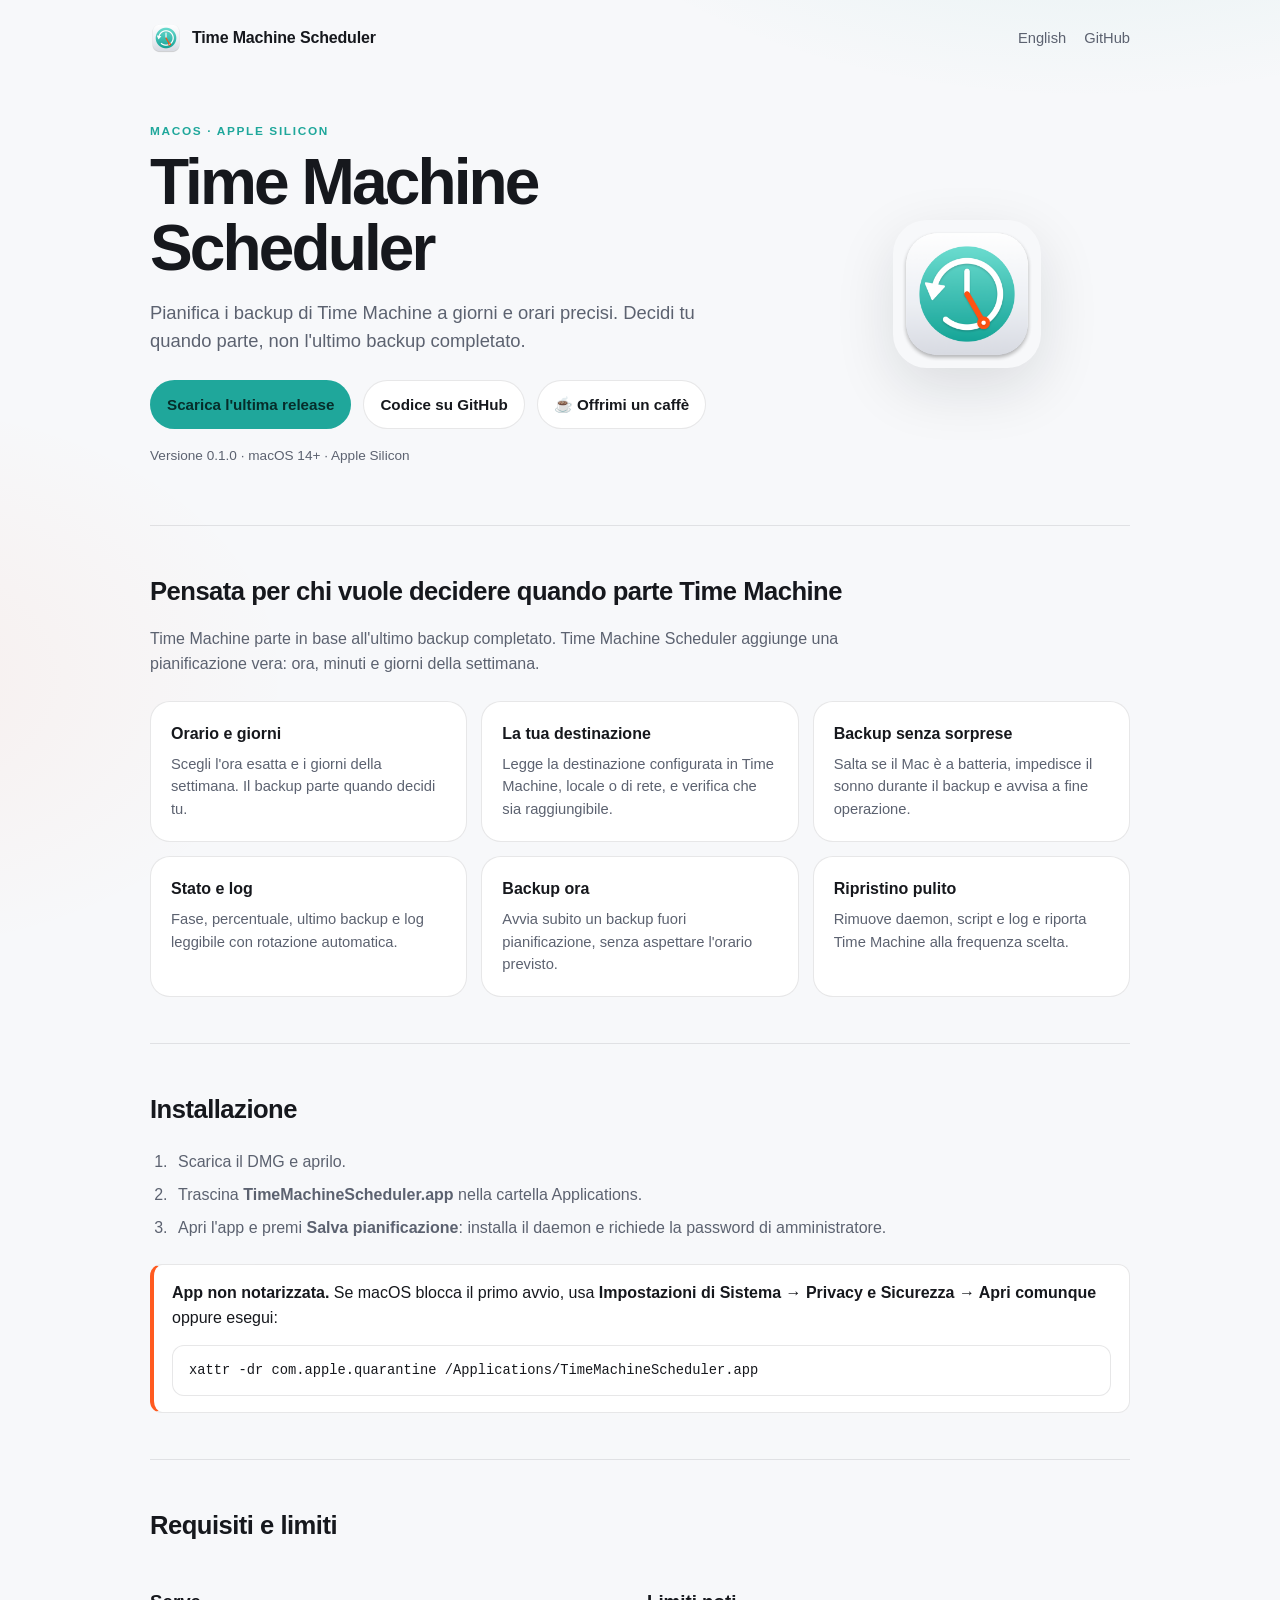
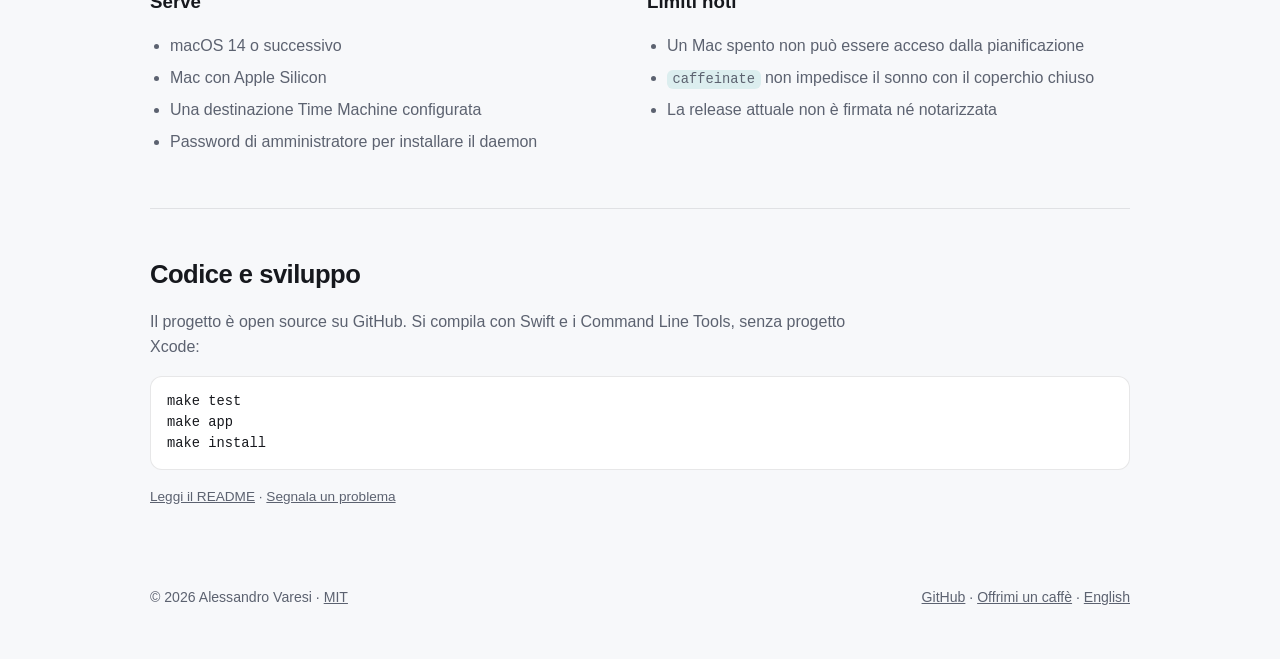
<file: docs/index.html>
<!doctype html>
<html lang="it">
<head>
  <meta charset="utf-8">
  <meta name="viewport" content="width=device-width, initial-scale=1">
  <title>Time Machine Scheduler — backup di Time Machine a orari precisi</title>
  <meta name="description" content="App macOS per pianificare i backup di Time Machine a giorni e orari precisi. Apple Silicon, macOS 14+.">
  <meta name="theme-color" content="#1fa79b">
  <meta property="og:type" content="website">
  <meta property="og:title" content="Time Machine Scheduler">
  <meta property="og:description" content="Pianifica i backup di Time Machine a giorni e orari precisi.">
  <meta property="og:image" content="assets/icon.png">
  <link rel="icon" href="assets/icon.png">
  <link rel="alternate" hreflang="en" href="en/index.html">
  <link rel="stylesheet" href="assets/style.css">
</head>
<body>
  <div class="container">
    <header class="site-header">
      <a class="brand" href="index.html">
        <img src="assets/icon.png" alt="">
        Time Machine Scheduler
      </a>
      <nav class="nav" aria-label="Navigazione">
        <a href="en/index.html" lang="en" hreflang="en">English</a>
        <a href="https://github.com/alv67/time-machine-scheduler">GitHub</a>
      </nav>
    </header>

    <main>
      <section class="hero">
        <div>
          <p class="eyebrow">macOS · Apple Silicon</p>
          <h1>Time Machine Scheduler</h1>
          <p class="lead">
            Pianifica i backup di Time Machine a giorni e orari precisi.
            Decidi tu quando parte, non l'ultimo backup completato.
          </p>
          <div class="actions">
            <a class="button primary" href="https://github.com/alv67/time-machine-scheduler/releases/latest">
              Scarica l'ultima release
            </a>
            <a class="button" href="https://github.com/alv67/time-machine-scheduler">
              Codice su GitHub
            </a>
            <a class="button" href="https://buymeacoffee.com/alv67">
              ☕ Offrimi un caffè
            </a>
          </div>
          <p class="meta">Versione 0.1.0 · macOS 14+ · Apple Silicon</p>
        </div>
        <div class="hero-visual">
          <img class="app-icon" src="assets/icon.png" alt="Icona di Time Machine Scheduler" width="148" height="148">
        </div>
      </section>

      <section class="section">
        <h2>Pensata per chi vuole decidere quando parte Time Machine</h2>
        <p>
          Time Machine parte in base all'ultimo backup completato. Time Machine Scheduler
          aggiunge una pianificazione vera: ora, minuti e giorni della settimana.
        </p>
        <div class="features">
          <article class="card">
            <h3>Orario e giorni</h3>
            <p>Scegli l'ora esatta e i giorni della settimana. Il backup parte quando decidi tu.</p>
          </article>
          <article class="card">
            <h3>La tua destinazione</h3>
            <p>Legge la destinazione configurata in Time Machine, locale o di rete, e verifica che sia raggiungibile.</p>
          </article>
          <article class="card">
            <h3>Backup senza sorprese</h3>
            <p>Salta se il Mac è a batteria, impedisce il sonno durante il backup e avvisa a fine operazione.</p>
          </article>
          <article class="card">
            <h3>Stato e log</h3>
            <p>Fase, percentuale, ultimo backup e log leggibile con rotazione automatica.</p>
          </article>
          <article class="card">
            <h3>Backup ora</h3>
            <p>Avvia subito un backup fuori pianificazione, senza aspettare l'orario previsto.</p>
          </article>
          <article class="card">
            <h3>Ripristino pulito</h3>
            <p>Rimuove daemon, script e log e riporta Time Machine alla frequenza scelta.</p>
          </article>
        </div>
      </section>

      <section class="section" id="installazione">
        <h2>Installazione</h2>
        <ol class="steps">
          <li>Scarica il DMG e aprilo.</li>
          <li>Trascina <strong>TimeMachineScheduler.app</strong> nella cartella Applications.</li>
          <li>Apri l'app e premi <strong>Salva pianificazione</strong>: installa il daemon e richiede la password di amministratore.</li>
        </ol>
        <div class="notice">
          <strong>App non notarizzata.</strong>
          Se macOS blocca il primo avvio, usa
          <strong>Impostazioni di Sistema → Privacy e Sicurezza → Apri comunque</strong>
          oppure esegui:
          <pre><code>xattr -dr com.apple.quarantine /Applications/TimeMachineScheduler.app</code></pre>
        </div>
      </section>

      <section class="section">
        <h2>Requisiti e limiti</h2>
        <div class="grid-2">
          <div>
            <h3>Serve</h3>
            <ul>
              <li>macOS 14 o successivo</li>
              <li>Mac con Apple Silicon</li>
              <li>Una destinazione Time Machine configurata</li>
              <li>Password di amministratore per installare il daemon</li>
            </ul>
          </div>
          <div>
            <h3>Limiti noti</h3>
            <ul>
              <li>Un Mac spento non può essere acceso dalla pianificazione</li>
              <li><code>caffeinate</code> non impedisce il sonno con il coperchio chiuso</li>
              <li>La release attuale non è firmata né notarizzata</li>
            </ul>
          </div>
        </div>
      </section>

      <section class="section">
        <h2>Codice e sviluppo</h2>
        <p>
          Il progetto è open source su GitHub. Si compila con Swift e i Command Line Tools,
          senza progetto Xcode:
        </p>
        <pre><code>make test
make app
make install</code></pre>
        <p class="meta">
          <a href="https://github.com/alv67/time-machine-scheduler#readme">Leggi il README</a>
          · <a href="https://github.com/alv67/time-machine-scheduler/issues">Segnala un problema</a>
        </p>
      </section>
    </main>

    <footer>
      <span>© 2026 Alessandro Varesi · <a href="https://github.com/alv67/time-machine-scheduler/blob/main/LICENSE">MIT</a></span>
      <span>
        <a href="https://github.com/alv67/time-machine-scheduler">GitHub</a>
        · <a href="https://buymeacoffee.com/alv67">Offrimi un caffè</a>
        · <a href="en/index.html" lang="en" hreflang="en">English</a>
      </span>
    </footer>
  </div>
</body>
</html>
</file>
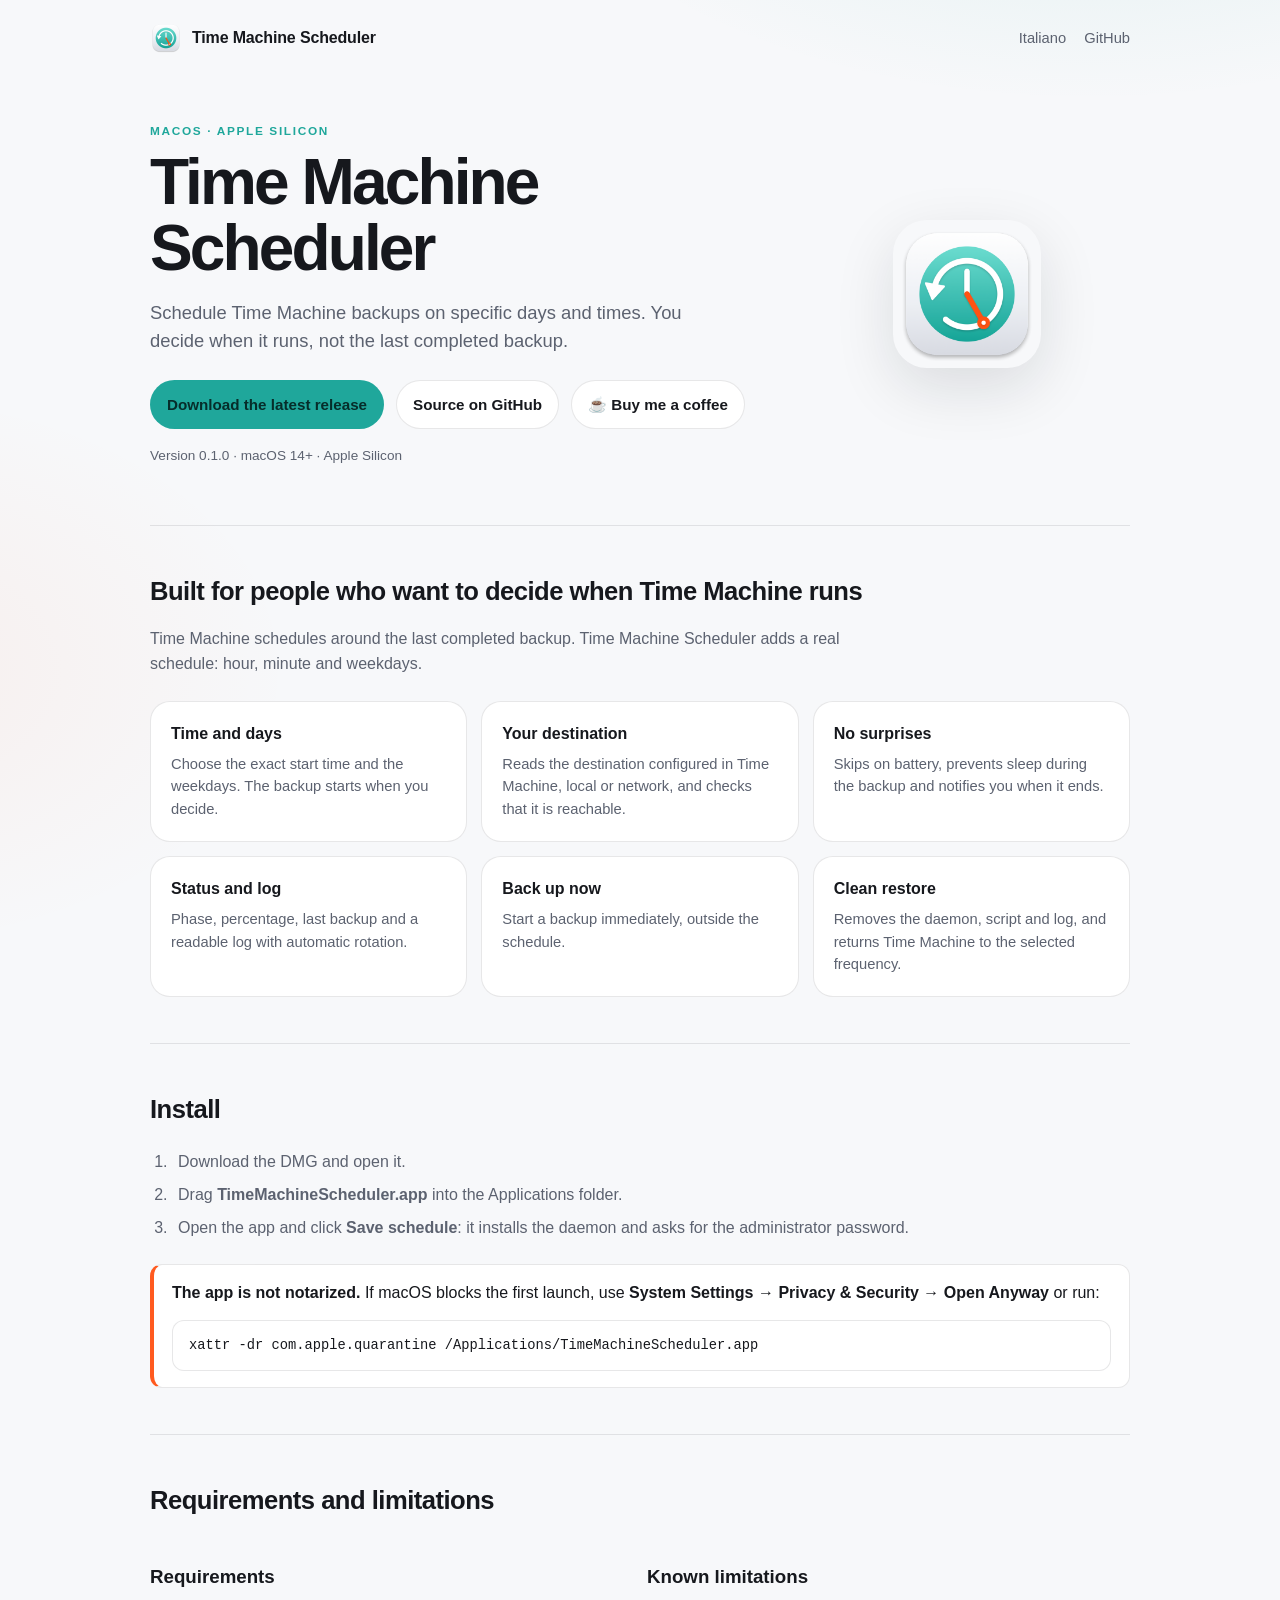
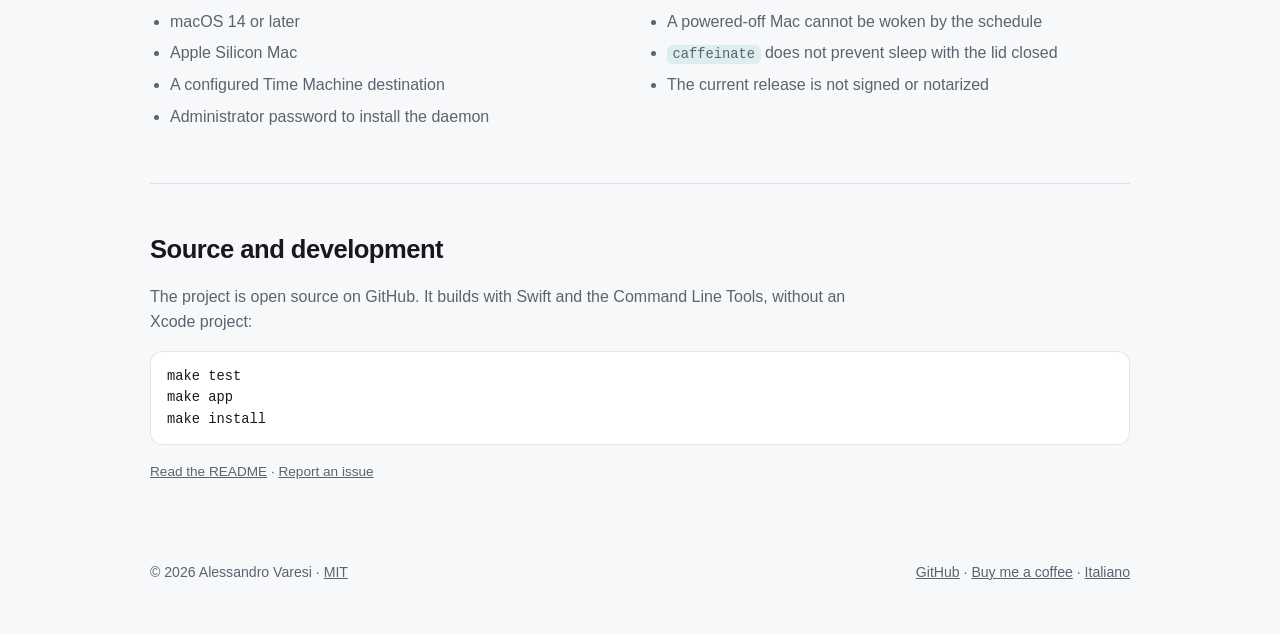
<file: docs/en/index.html>
<!doctype html>
<html lang="en">
<head>
  <meta charset="utf-8">
  <meta name="viewport" content="width=device-width, initial-scale=1">
  <title>Time Machine Scheduler — schedule Time Machine backups</title>
  <meta name="description" content="A macOS app to schedule Time Machine backups on specific days and times. Apple Silicon, macOS 14+.">
  <meta name="theme-color" content="#1fa79b">
  <meta property="og:type" content="website">
  <meta property="og:title" content="Time Machine Scheduler">
  <meta property="og:description" content="Schedule Time Machine backups on specific days and times.">
  <meta property="og:image" content="../assets/icon.png">
  <link rel="icon" href="../assets/icon.png">
  <link rel="alternate" hreflang="it" href="../index.html">
  <link rel="stylesheet" href="../assets/style.css">
</head>
<body>
  <div class="container">
    <header class="site-header">
      <a class="brand" href="index.html">
        <img src="../assets/icon.png" alt="">
        Time Machine Scheduler
      </a>
      <nav class="nav" aria-label="Navigation">
        <a href="../index.html" lang="it" hreflang="it">Italiano</a>
        <a href="https://github.com/alv67/time-machine-scheduler">GitHub</a>
      </nav>
    </header>

    <main>
      <section class="hero">
        <div>
          <p class="eyebrow">macOS · Apple Silicon</p>
          <h1>Time Machine Scheduler</h1>
          <p class="lead">
            Schedule Time Machine backups on specific days and times.
            You decide when it runs, not the last completed backup.
          </p>
          <div class="actions">
            <a class="button primary" href="https://github.com/alv67/time-machine-scheduler/releases/latest">
              Download the latest release
            </a>
            <a class="button" href="https://github.com/alv67/time-machine-scheduler">
              Source on GitHub
            </a>
            <a class="button" href="https://buymeacoffee.com/alv67">
              ☕ Buy me a coffee
            </a>
          </div>
          <p class="meta">Version 0.1.0 · macOS 14+ · Apple Silicon</p>
        </div>
        <div class="hero-visual">
          <img class="app-icon" src="../assets/icon.png" alt="Time Machine Scheduler icon" width="148" height="148">
        </div>
      </section>

      <section class="section">
        <h2>Built for people who want to decide when Time Machine runs</h2>
        <p>
          Time Machine schedules around the last completed backup. Time Machine Scheduler
          adds a real schedule: hour, minute and weekdays.
        </p>
        <div class="features">
          <article class="card">
            <h3>Time and days</h3>
            <p>Choose the exact start time and the weekdays. The backup starts when you decide.</p>
          </article>
          <article class="card">
            <h3>Your destination</h3>
            <p>Reads the destination configured in Time Machine, local or network, and checks that it is reachable.</p>
          </article>
          <article class="card">
            <h3>No surprises</h3>
            <p>Skips on battery, prevents sleep during the backup and notifies you when it ends.</p>
          </article>
          <article class="card">
            <h3>Status and log</h3>
            <p>Phase, percentage, last backup and a readable log with automatic rotation.</p>
          </article>
          <article class="card">
            <h3>Back up now</h3>
            <p>Start a backup immediately, outside the schedule.</p>
          </article>
          <article class="card">
            <h3>Clean restore</h3>
            <p>Removes the daemon, script and log, and returns Time Machine to the selected frequency.</p>
          </article>
        </div>
      </section>

      <section class="section" id="install">
        <h2>Install</h2>
        <ol class="steps">
          <li>Download the DMG and open it.</li>
          <li>Drag <strong>TimeMachineScheduler.app</strong> into the Applications folder.</li>
          <li>Open the app and click <strong>Save schedule</strong>: it installs the daemon and asks for the administrator password.</li>
        </ol>
        <div class="notice">
          <strong>The app is not notarized.</strong>
          If macOS blocks the first launch, use
          <strong>System Settings → Privacy &amp; Security → Open Anyway</strong>
          or run:
          <pre><code>xattr -dr com.apple.quarantine /Applications/TimeMachineScheduler.app</code></pre>
        </div>
      </section>

      <section class="section">
        <h2>Requirements and limitations</h2>
        <div class="grid-2">
          <div>
            <h3>Requirements</h3>
            <ul>
              <li>macOS 14 or later</li>
              <li>Apple Silicon Mac</li>
              <li>A configured Time Machine destination</li>
              <li>Administrator password to install the daemon</li>
            </ul>
          </div>
          <div>
            <h3>Known limitations</h3>
            <ul>
              <li>A powered-off Mac cannot be woken by the schedule</li>
              <li><code>caffeinate</code> does not prevent sleep with the lid closed</li>
              <li>The current release is not signed or notarized</li>
            </ul>
          </div>
        </div>
      </section>

      <section class="section">
        <h2>Source and development</h2>
        <p>
          The project is open source on GitHub. It builds with Swift and the Command Line
          Tools, without an Xcode project:
        </p>
        <pre><code>make test
make app
make install</code></pre>
        <p class="meta">
          <a href="https://github.com/alv67/time-machine-scheduler#readme">Read the README</a>
          · <a href="https://github.com/alv67/time-machine-scheduler/issues">Report an issue</a>
        </p>
      </section>
    </main>

    <footer>
      <span>© 2026 Alessandro Varesi · <a href="https://github.com/alv67/time-machine-scheduler/blob/main/LICENSE">MIT</a></span>
      <span>
        <a href="https://github.com/alv67/time-machine-scheduler">GitHub</a>
        · <a href="https://buymeacoffee.com/alv67">Buy me a coffee</a>
        · <a href="../index.html" lang="it" hreflang="it">Italiano</a>
      </span>
    </footer>
  </div>
</body>
</html>
</file>
<file: docs/assets/style.css>
:root {
  color-scheme: light dark;
  --bg: #f7f8fa;
  --panel: #ffffff;
  --text: #16181d;
  --muted: #5c6270;
  --border: rgba(20, 24, 35, 0.10);
  --teal: #1fa79b;
  --teal-soft: rgba(31, 167, 155, 0.12);
  --orange: #ff5a1f;
  --shadow: 0 20px 60px rgba(20, 24, 35, 0.12);
}

@media (prefers-color-scheme: dark) {
  :root {
    --bg: #0d0f14;
    --panel: #151921;
    --text: #f2f5f8;
    --muted: #a5adbb;
    --border: rgba(255, 255, 255, 0.10);
    --teal: #4fd1c5;
    --teal-soft: rgba(79, 209, 197, 0.14);
    --orange: #ff6a33;
    --shadow: 0 24px 70px rgba(0, 0, 0, 0.45);
  }
}

* {
  box-sizing: border-box;
}

html {
  scroll-behavior: smooth;
}

body {
  margin: 0;
  font-family: -apple-system, BlinkMacSystemFont, "SF Pro Text", "Helvetica Neue", Arial, sans-serif;
  background:
    radial-gradient(900px 500px at 85% -10%, var(--teal-soft), transparent 65%),
    radial-gradient(600px 400px at -10% 30%, rgba(255, 90, 31, 0.06), transparent 70%),
    var(--bg);
  color: var(--text);
  line-height: 1.55;
  -webkit-font-smoothing: antialiased;
}

a {
  color: inherit;
}

.container {
  width: min(100% - 40px, 980px);
  margin: 0 auto;
}

.site-header {
  display: flex;
  align-items: center;
  justify-content: space-between;
  gap: 20px;
  padding: 22px 0;
}

.brand {
  display: inline-flex;
  align-items: center;
  gap: 10px;
  font-weight: 700;
  text-decoration: none;
  letter-spacing: -0.01em;
}

.brand img {
  width: 32px;
  height: 32px;
  border-radius: 8px;
}

.nav {
  display: flex;
  align-items: center;
  gap: 18px;
  font-size: 0.92rem;
}

.nav a {
  color: var(--muted);
  text-decoration: none;
}

.nav a:hover {
  color: var(--text);
}

.hero {
  display: grid;
  grid-template-columns: 1.3fr 0.7fr;
  gap: 48px;
  align-items: center;
  padding: 46px 0 58px;
}

.hero-visual {
  display: flex;
  justify-content: center;
}

.app-icon {
  width: 148px;
  height: 148px;
  border-radius: 34px;
  box-shadow: var(--shadow);
}

.eyebrow {
  margin: 0 0 10px;
  color: var(--teal);
  font-size: 0.74rem;
  font-weight: 700;
  letter-spacing: 0.14em;
  text-transform: uppercase;
}

h1 {
  margin: 0 0 18px;
  font-size: clamp(2.3rem, 5vw, 4rem);
  line-height: 1.02;
  letter-spacing: -0.045em;
}

.lead {
  max-width: 580px;
  margin: 0 0 24px;
  color: var(--muted);
  font-size: 1.15rem;
}

.actions {
  display: flex;
  flex-wrap: wrap;
  align-items: center;
  gap: 12px;
}

.button {
  display: inline-flex;
  align-items: center;
  justify-content: center;
  gap: 8px;
  padding: 12px 16px;
  border: 1px solid var(--border);
  border-radius: 999px;
  background: var(--panel);
  color: var(--text);
  font-size: 0.95rem;
  font-weight: 650;
  text-decoration: none;
  transition: transform 0.15s ease, background 0.15s ease;
}

.button:hover {
  transform: translateY(-1px);
}

.button.primary {
  background: var(--teal);
  border-color: transparent;
  color: #062d2a;
}

.button.primary:hover {
  background: #35c3b6;
}

.meta {
  margin: 16px 0 0;
  color: var(--muted);
  font-size: 0.85rem;
}

.section {
  padding: 46px 0;
  border-top: 1px solid var(--border);
}

.section h2 {
  margin: 0 0 10px;
  font-size: 1.6rem;
  letter-spacing: -0.02em;
}

.section > p {
  max-width: 700px;
  color: var(--muted);
}

.features {
  display: grid;
  grid-template-columns: repeat(3, 1fr);
  gap: 14px;
  margin-top: 24px;
}

.card {
  padding: 20px;
  border: 1px solid var(--border);
  border-radius: 20px;
  background: var(--panel);
}

.card h3 {
  margin: 0 0 6px;
  font-size: 1rem;
}

.card p {
  margin: 0;
  color: var(--muted);
  font-size: 0.92rem;
}

.steps {
  margin: 20px 0 0;
  padding-left: 22px;
  color: var(--muted);
}

.steps li {
  margin: 8px 0;
  padding-left: 6px;
}

.notice {
  margin-top: 24px;
  padding: 16px 18px;
  border: 1px solid var(--border);
  border-left: 4px solid var(--orange);
  border-radius: 12px;
  background: var(--panel);
}

.notice strong {
  color: var(--text);
}

code {
  padding: 0.15em 0.4em;
  border-radius: 6px;
  background: var(--teal-soft);
  font-family: ui-monospace, SFMono-Regular, Menlo, monospace;
  font-size: 0.86em;
}

pre {
  overflow: auto;
  margin: 14px 0 0;
  padding: 14px 16px;
  border: 1px solid var(--border);
  border-radius: 12px;
  background: var(--panel);
}

pre code {
  padding: 0;
  background: none;
}

.grid-2 {
  display: grid;
  grid-template-columns: repeat(2, 1fr);
  gap: 14px;
  margin-top: 22px;
}

.grid-2 ul {
  margin: 0;
  padding-left: 20px;
  color: var(--muted);
}

.grid-2 li {
  margin: 7px 0;
}

footer {
  display: flex;
  flex-wrap: wrap;
  justify-content: space-between;
  gap: 18px;
  padding: 34px 0 50px;
  color: var(--muted);
  font-size: 0.88rem;
}

footer a {
  color: var(--muted);
}

footer a:hover {
  color: var(--text);
}

@media (max-width: 800px) {
  .hero {
    grid-template-columns: 1fr;
    gap: 28px;
    padding-top: 24px;
  }

  .hero-visual {
    justify-content: flex-start;
  }

  .app-icon {
    width: 104px;
    height: 104px;
    border-radius: 26px;
  }

  .features,
  .grid-2 {
    grid-template-columns: 1fr;
  }
}
</file>
